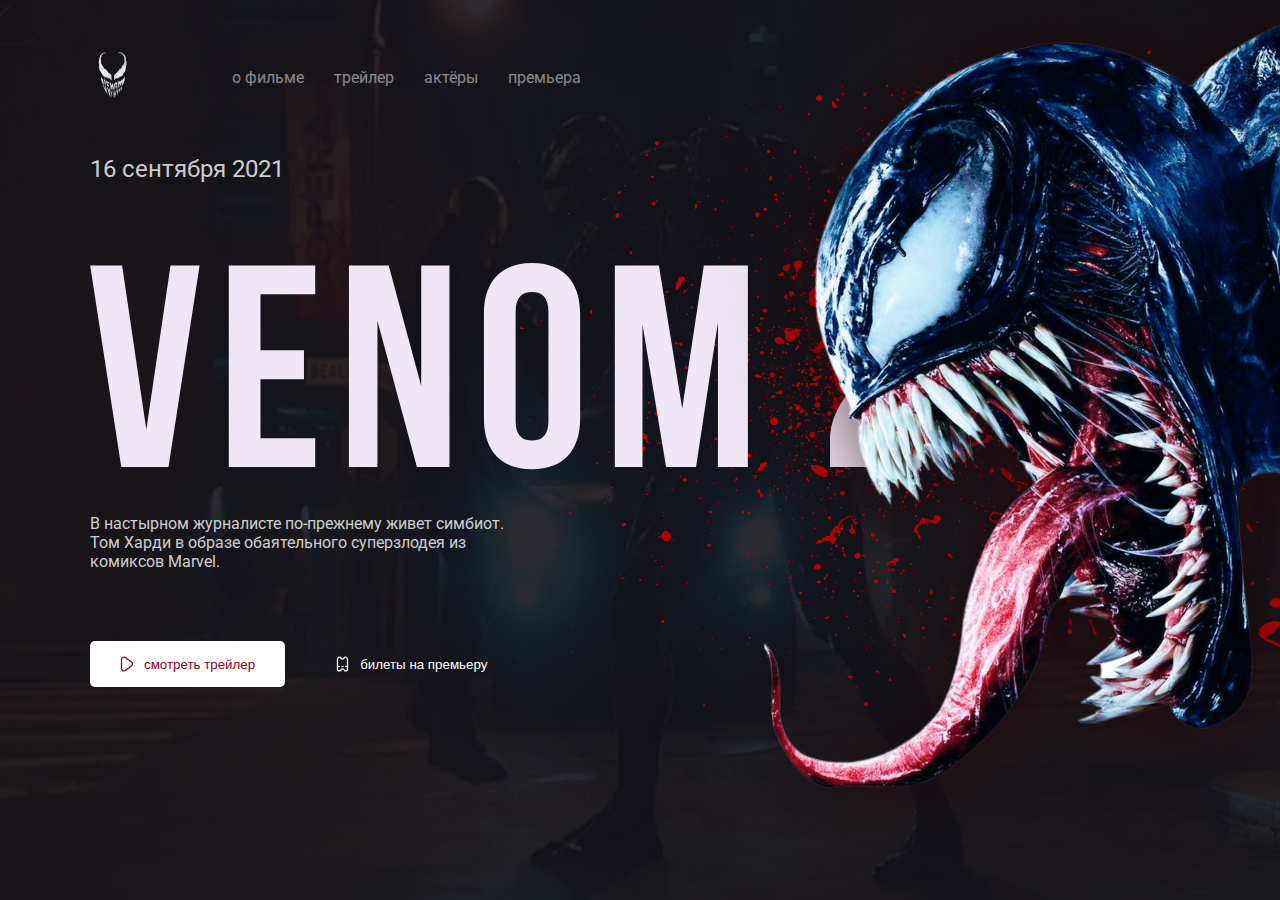
<file: index.html>
<!DOCTYPE html>
<html lang="en">
<head>
    <meta charset="UTF-8">
    <meta name="viewport" content="width=device-width, initial-scale=1.0">
    <title>Venom</title>
    <link rel="stylesheet" href="assets/style/style.css">
</head>
<body>
    <div class="first container">
        <div class="first-nav">
            <a href="index.html" class="nav-logo__link"><img class="nav-logo" src="assets/img/logo.png" alt=""></a>
            <ul class="nav-list">
                <li class="nav-list__item"><a href="./assets/page/about.html" class="nav-list_link">о фильме</a></li>
                <li class="nav-list__item"><a href="#" class="nav-list_link">трейлер</a></li>
                <li class="nav-list__item"><a href="#" class="nav-list_link">актёры</a></li>
                <li class="nav-list__item"><a href="#" class="nav-list_link">премьера</a></li>
            </ul>
        </div>
        <div class="first-main">
            <p class="date">16 сентября 2021</p>
            <img class="text" src="assets/img/Venom 2.svg" alt="Venom">
            <p>В настырном журналисте по-прежнему живет симбиот. Том Харди в образе обаятельного суперзлодея из комиксов Marvel.</p>
            <div class="main-btn">
                <button class="smotr"><img src="assets/img/Vector.png" alt="play">смотреть трейлер</button>
                <button class="buy"><img src="assets/img/fi-rr-ticket 1.png" alt="ticket">билеты на премьеру</button>
            </div>
        </div>
    </div>
    <img src="assets/img/68e2a348ecc242a74a3c276f60e1b1ee-removebg 1.png" alt="venom" class="back">
    <img src="assets/img/image 3.png" alt="blood" class="back2">
</body>
</html>
</file>
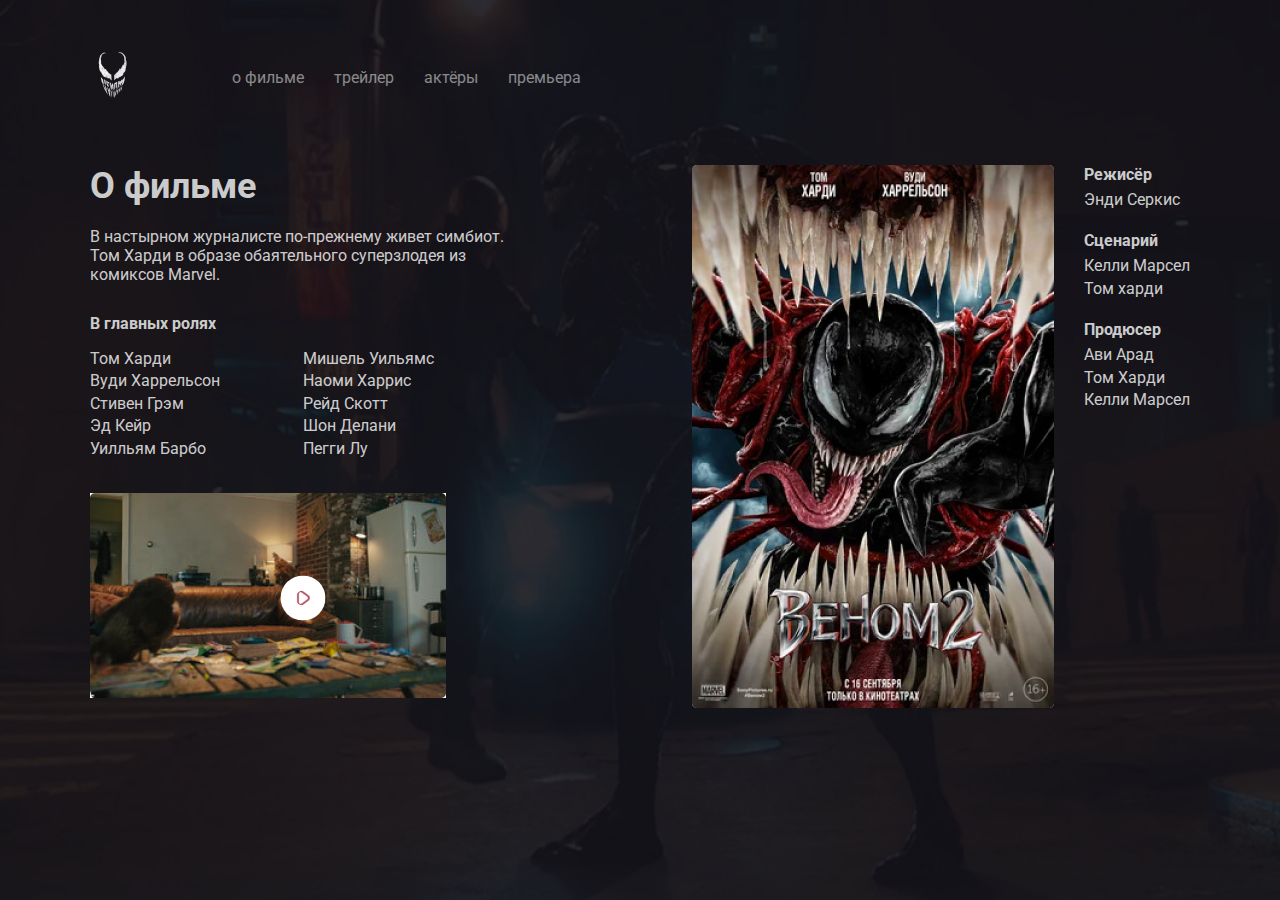
<file: assets/page/about.html>
<!DOCTYPE html>
<html lang="ru">
<head>
    <meta charset="UTF-8">
    <meta name="viewport" content="width=device-width, initial-scale=1.0">
    <title>About Film</title>
    <link rel="stylesheet" href="../style/style.css">
</head>
<body>
    <div class="first container">
        <div class="first-nav">
            <a href="../../index.html" class="nav-logo__link"><img class="nav-logo" src="../img/logo.png" alt=""></a>
            <ul class="nav-list">
                <li class="nav-list__item"><a href="../assets/page/about.html" class="nav-list_link">о фильме</a></li>
                <li class="nav-list__item"><a href="#" class="nav-list_link">трейлер</a></li>
                <li class="nav-list__item"><a href="#" class="nav-list_link">актёры</a></li>
                <li class="nav-list__item"><a href="#" class="nav-list_link">премьера</a></li>
            </ul>
        </div>
        <div class="first-main__about">
            <div class="about-text">
                <h3>О фильме</h3>
                <p>В настырном журналисте по-прежнему живет симбиот. Том Харди в образе обаятельного суперзлодея из комиксов Marvel.</p>
                <h4>В главных ролях</h4>
                <div class="about-text__person">
                    <p>Том Харди</p>
                    <p>Мишель Уильямс</p>
                    <p>Вуди Харрельсон</p>
                    <p>Наоми Харрис</p>
                    <p>Стивен Грэм</p>
                    <p>Рейд Скотт</p>
                    <p>Эд Кейр</p>
                    <p>Шон Делани</p>
                    <p>Уилльям Барбо</p>
                    <p>Пегги Лу</p>
                </div>
                <div class="video">
                    <img src="../img/Rectangle 2.jpg" alt="video">
                    <img src="../img/fi-rr-play (1) 1.png" alt="play" class="play-video">
                </div>
            </div>
            <div class="about-img">
                <img src="../img/image 4.jpg" alt="image">
                <div class="about-img__text">
                    <h4 class="first-h4">Режисёр</h3>
                    <p>Энди Серкис</p>
                    <h4>Сценарий</h4>
                    <p>Келли Марсел</p>
                    <p>Том харди</p>
                    <h4>Продюсер</h4>
                    <p>Ави Арад</p>
                    <p>Том Харди</p>
                    <p>Келли Марсел</p>
                </div>
            </div>
        </div>
    </div>
</body>
</html>
</file>
<file: assets/style/style.css>
@import url('https://fonts.googleapis.com/css2?family=Roboto:wght@400;700&display=swap');

*,*:active,*::before{
    margin: 0;
    padding: 0;
    box-sizing: border-box;
}

ul{
    list-style: none;
}

a{
    color: inherit;
    text-decoration: none;
}

html{
    font-family: 'Roboto', sans-serif;
    color: rgba(255, 255, 255, 0.80);
}

body{
    height: 100vh;
    background-image: url(../img/image\ 2.png);
    background-position: center;
    background-size: cover;
    background-repeat: no-repeat;
}

.container{
    max-width: 1100px;
    margin: 0 auto;
}

/* nav */
.first-nav{
    display: flex;
    align-items: center;
    gap: 50px;
    padding: 40px 0;
}

.first-nav .nav-logo{
    max-width: 50%;
}

.nav-list{
    display: flex;
    align-items: center;
    gap: 30px;
}

.nav-list a{
    color: rgba(255, 255, 255, 0.5);
}

/* main */
.first-main .date{
    font-size: 24px;
    margin-bottom: 40px;
}

.first-main .text{
    margin: 40px 0;
}

.first-main p{
    max-width: 423px;
}

.main-btn{
    display: flex;
    align-items: center;
    gap: 50px;
    max-height: fit-content;
    margin-top: 70px;
}

.smotr{
    background-color: #fff;
    border-radius: 5px;
    border: none;
    outline: none;
    padding: 15px 30px;
    display: flex;
    align-items: center;
    gap: 10px;
    color: #8D0019;
    max-height: fit-content;
}

.buy{
    display: flex;
    align-items: center;
    gap: 10px;
    color: #fff;
    background-color: initial;
    border: none;
    outline: none;
}

/*  */
.back{
    position: absolute;
    top: 0;
    right: 0;
}

.back2{
    position: absolute;
    top: 0;
    right: 0;
    z-index: -1;
}

.about-text{
    max-width: 425px;
}

.video{
    position: relative;
}

.video img{
    
}

.play-video{
    position: absolute;
    left: 50%;
    top: 50%;
    transform: translate(-50%,-50%);
    padding: 15px;
    border-radius: 100%;
    background-color: #fff;
    cursor: pointer;
}

.first-main__about{
    display: flex;
    justify-content: space-between;
    padding-top: 10px;
}

.about-img{
    display: flex;
    gap: 30px;
}

.about-img__text h4{
    padding: 20px 0 5px;
}

.about-img__text p{
    line-height: 140%;
}

.first-h4{
    padding-top: 0 !important;
}

.about-img img{
    border-radius: 5px;
}

.about-text h3{
    font-size: 36px;
    padding-bottom: 20px;
}

.about-text h4{
    padding-bottom: 15px;
    padding-top: 30px;
}

.about-text__person{
    display: grid;
    grid-template-columns: repeat(2,1fr);
    padding-bottom: 33px;
    line-height: 140%;
}
</file>
